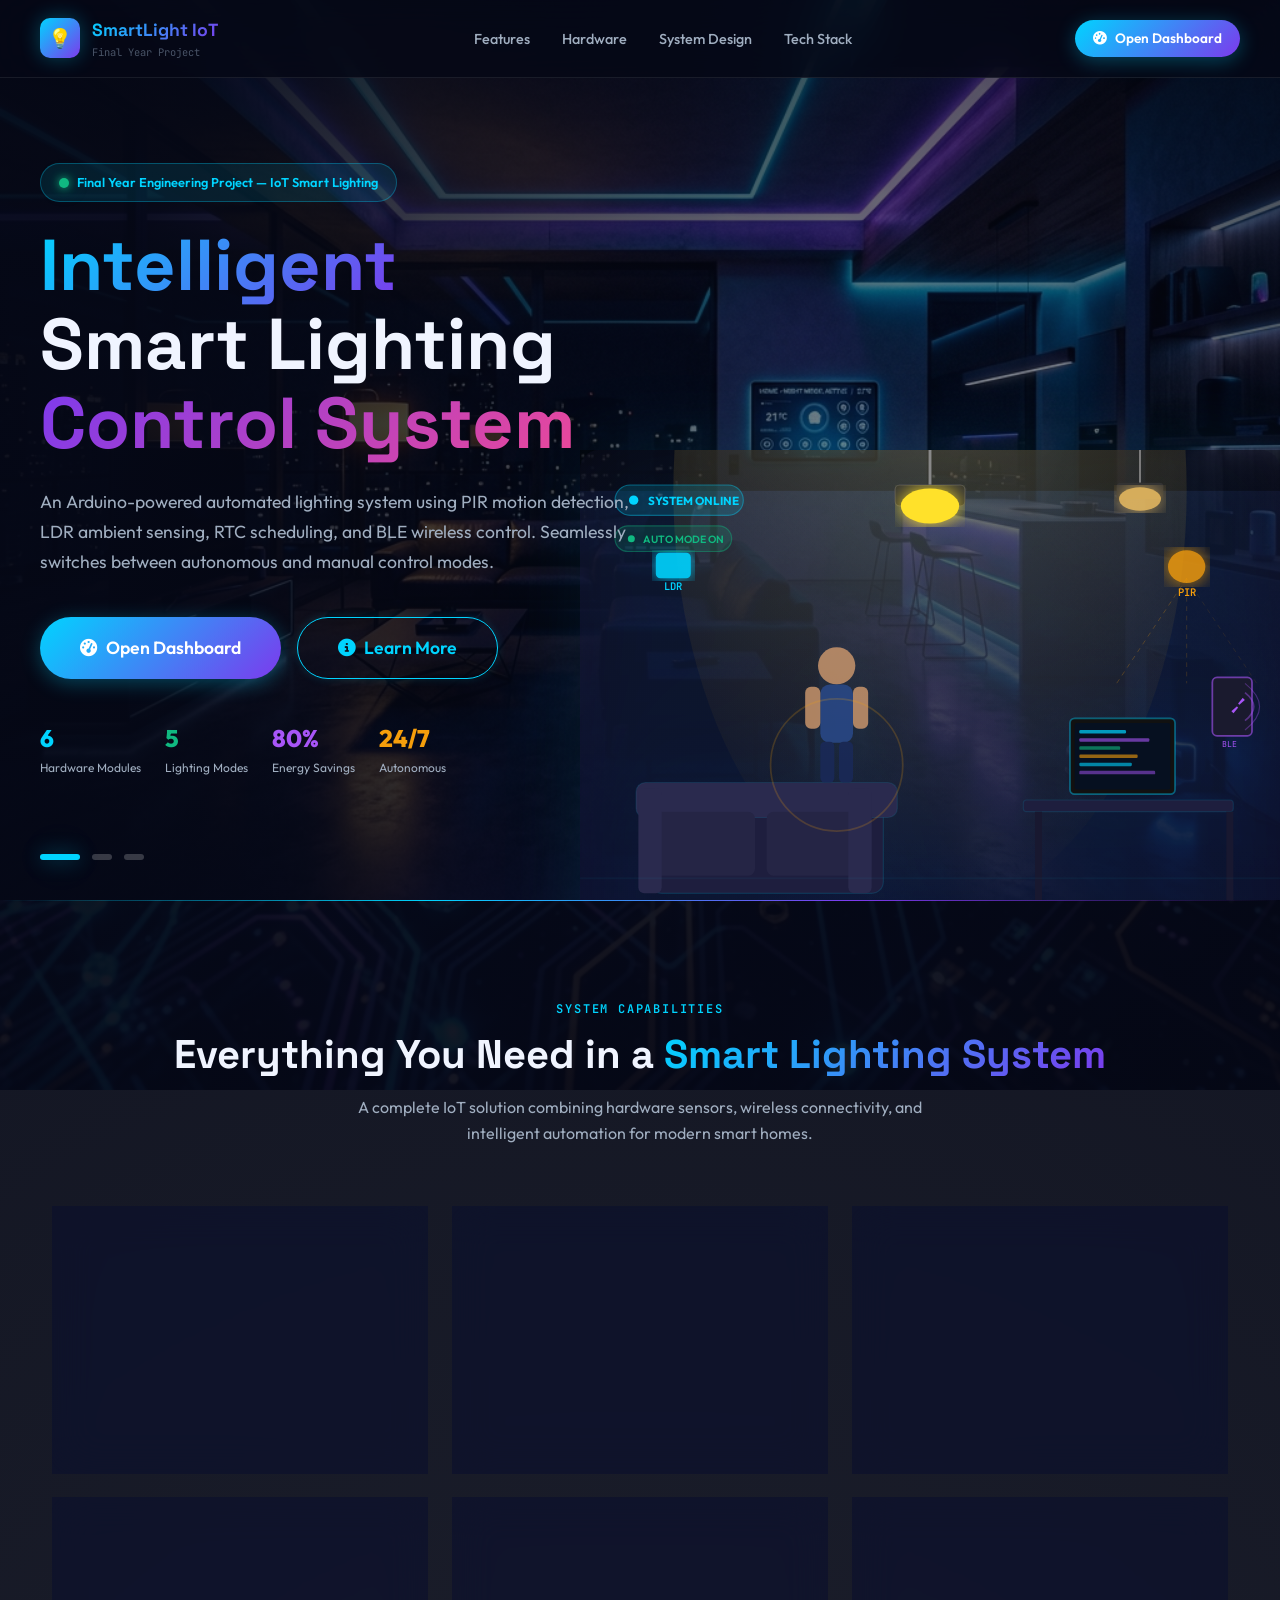
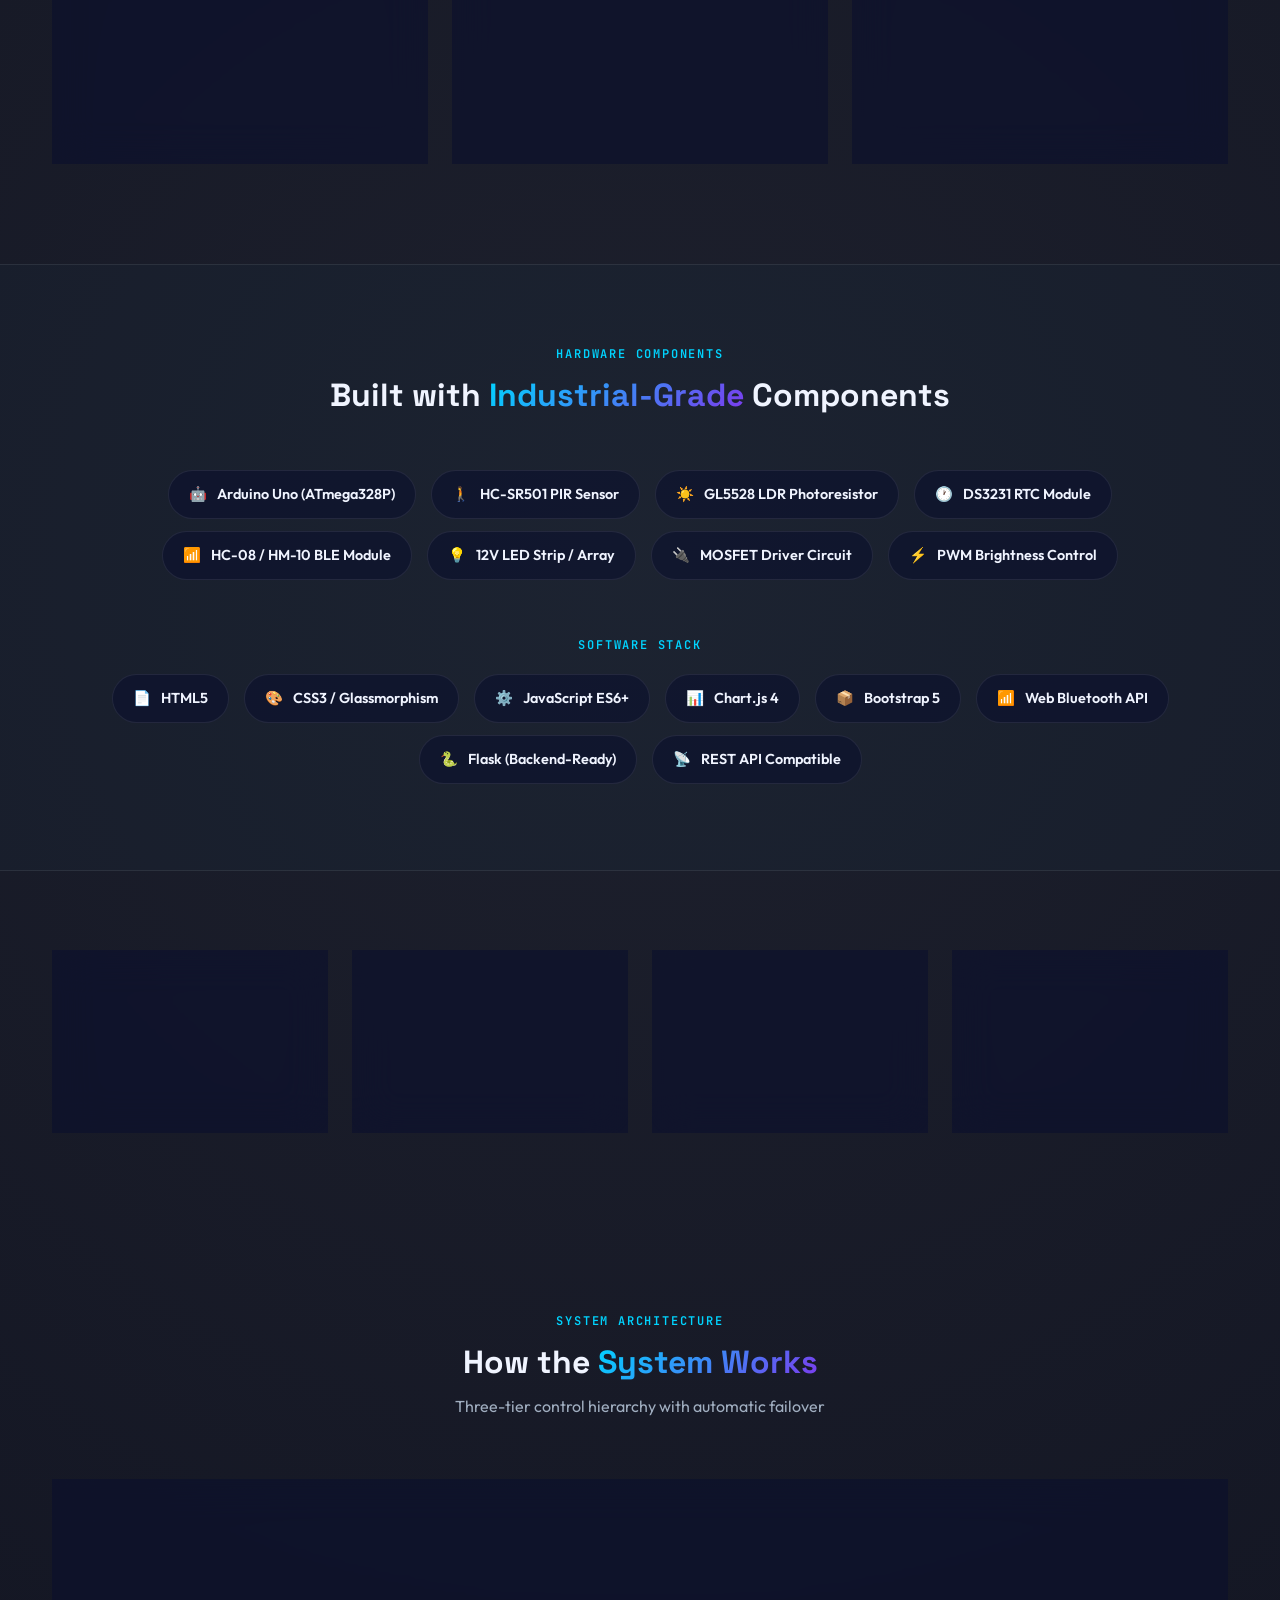
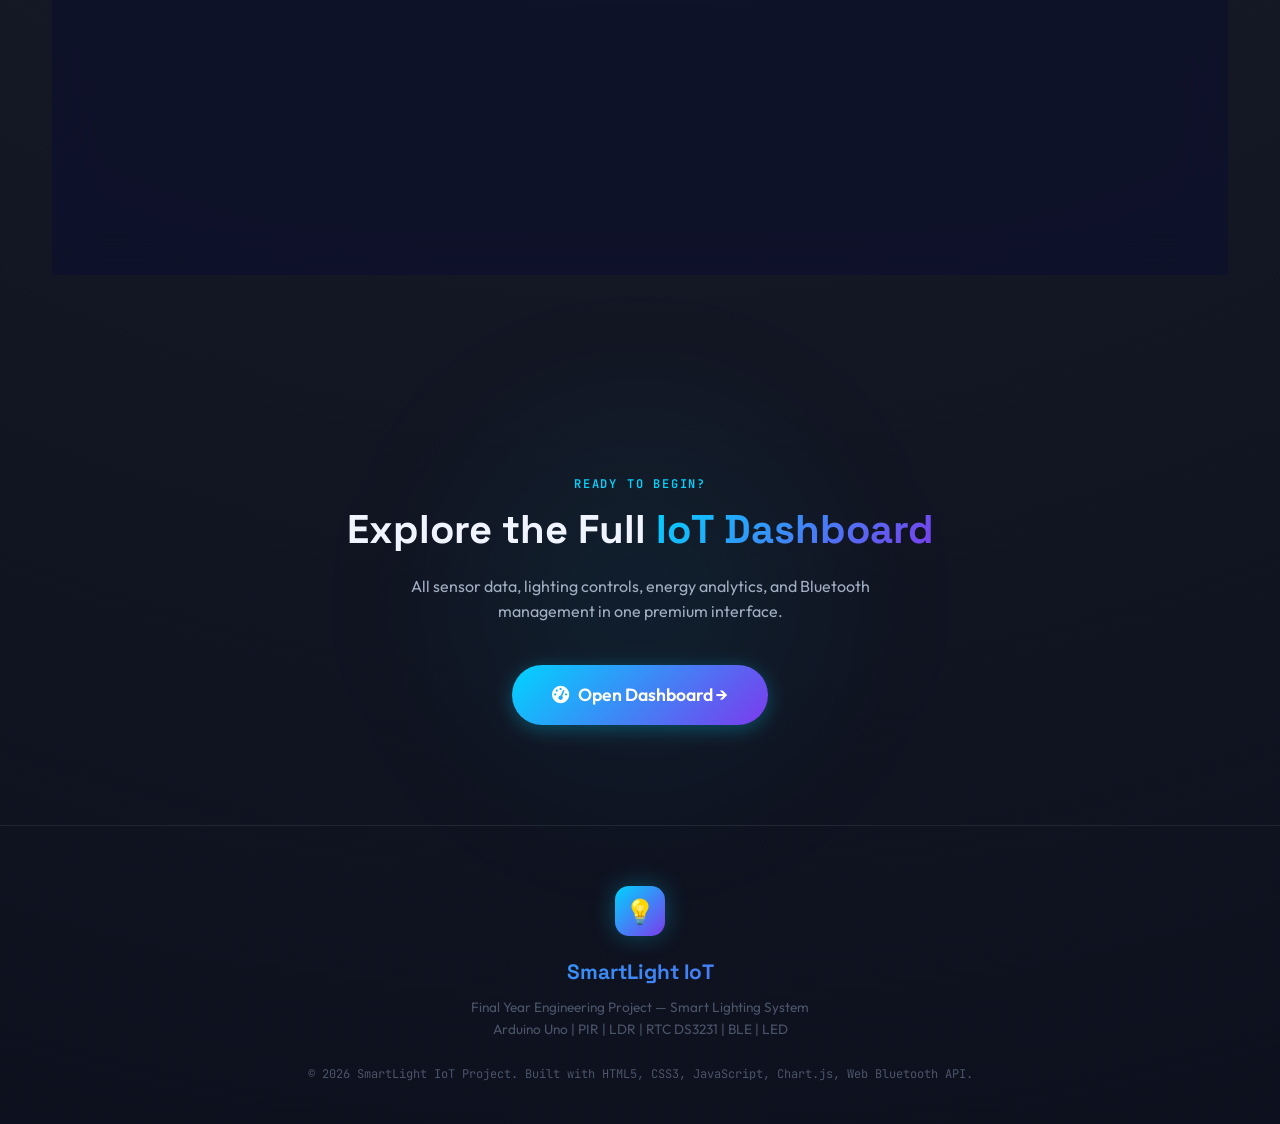
<file: index.html>
<!DOCTYPE html>
<html lang="en">
<head>
  <meta charset="UTF-8"/>
  <meta name="viewport" content="width=device-width, initial-scale=1.0"/>
  <title>SmartLight IoT — Smart Lighting System | Final Year Engineering Project</title>
  <meta name="description" content="Arduino-powered Smart Lighting System with PIR, LDR, RTC, BLE — automated intelligent lighting for smart homes. Final year engineering project dashboard."/>

  <!-- Bootstrap 5 -->
  <link href="https://cdn.jsdelivr.net/npm/bootstrap@5.3.3/dist/css/bootstrap.min.css" rel="stylesheet"/>
  <!-- Font Awesome 6 -->
  <link href="https://cdnjs.cloudflare.com/ajax/libs/font-awesome/6.5.2/css/all.min.css" rel="stylesheet"/>

  <!-- Our Styles -->
  <link rel="stylesheet" href="css/main.css"/>
  <link rel="stylesheet" href="css/animations.css"/>

  <style>
    body { overflow-x: hidden; }

    /* ===== LANDING NAV ===== */
    .landing-nav {
      position: fixed;
      top: 0; left: 0; right: 0;
      z-index: 1000;
      padding: 16px 40px;
      display: flex;
      align-items: center;
      justify-content: space-between;
      background: rgba(5,8,22,0.8);
      backdrop-filter: blur(20px);
      border-bottom: 1px solid var(--border-glass);
      transition: var(--transition);
    }

    .landing-nav.scrolled {
      background: rgba(5,8,22,0.95);
      box-shadow: 0 4px 30px rgba(0,0,0,0.4);
    }

    .nav-logo {
      display: flex;
      align-items: center;
      gap: 12px;
      text-decoration: none;
    }

    .nav-links {
      display: flex;
      align-items: center;
      gap: 32px;
      list-style: none;
      margin: 0;
    }

    .nav-links a {
      color: var(--text-secondary);
      text-decoration: none;
      font-weight: 500;
      font-size: 0.9rem;
      transition: var(--transition);
    }

    .nav-links a:hover { color: var(--accent-blue); }

    /* ===== HERO ===== */
    .hero-section {
      min-height: 100vh;
      display: flex;
      align-items: center;
      position: relative;
      overflow: hidden;
      padding: 100px 40px 60px;
      background: #050816;
    }

    .hero-slider {
      position: absolute;
      inset: 0;
      width: 100%;
      height: 100%;
      z-index: 1;
    }

    .hero-slide {
      position: absolute;
      inset: 0;
      width: 100%;
      height: 100%;
      background-size: cover;
      background-position: center center;
      background-repeat: no-repeat;
      opacity: 0;
      transition: opacity 1.5s cubic-bezier(0.4, 0, 0.2, 1);
    }

    .hero-slide.active {
      opacity: 1;
    }

    .hero-slider-dots {
      position: absolute;
      bottom: 40px;
      left: 40px;
      display: flex;
      gap: 12px;
      z-index: 10;
    }

    .slider-dot {
      width: 20px;
      height: 6px;
      border-radius: 3px;
      background: rgba(255, 255, 255, 0.2);
      cursor: pointer;
      transition: var(--transition);
    }

    .slider-dot.active {
      background: var(--accent-blue);
      box-shadow: var(--shadow-neon-blue);
      width: 40px;
    }

    .hero-content {
      position: relative;
      z-index: 10;
      max-width: 620px;
    }

    .hero-badge {
      display: inline-flex;
      align-items: center;
      gap: 8px;
      padding: 8px 18px;
      border-radius: 50px;
      background: rgba(0,212,255,0.1);
      border: 1px solid rgba(0,212,255,0.3);
      font-size: 0.8rem;
      font-weight: 600;
      color: var(--accent-blue);
      margin-bottom: 24px;
      animation: fadeInDown 0.6s ease;
    }

    .hero-title {
      font-size: clamp(2.5rem, 6vw, 4.5rem);
      font-weight: 900;
      line-height: 1.1;
      margin-bottom: 24px;
      animation: fadeInUp 0.6s ease 0.1s both;
    }

    .hero-subtitle {
      font-size: 1.1rem;
      color: var(--text-secondary);
      line-height: 1.7;
      margin-bottom: 40px;
      animation: fadeInUp 0.6s ease 0.2s both;
    }

    .hero-cta {
      display: flex;
      gap: 16px;
      flex-wrap: wrap;
      animation: fadeInUp 0.6s ease 0.3s both;
    }

    .hero-visual {
      position: absolute;
      right: 0;
      top: 50%;
      transform: translateY(-50%);
      width: 55%;
      max-width: 700px;
      z-index: 5;
      animation: fadeInRight 0.8s ease 0.4s both;
    }

    /* ===== FEATURE CARDS ===== */
    .features-section {
      padding: 100px 40px;
      position: relative;
    }

    .features-section::before {
      content: '';
      position: absolute;
      top: 0; left: 0; right: 0;
      height: 1px;
      background: linear-gradient(90deg, transparent, var(--accent-blue), var(--accent-purple), transparent);
    }

    .section-eyebrow {
      font-family: 'JetBrains Mono', monospace;
      font-size: 0.75rem;
      font-weight: 600;
      letter-spacing: 0.15em;
      text-transform: uppercase;
      color: var(--accent-blue);
      margin-bottom: 12px;
    }

    .feature-card {
      padding: 32px;
      height: 100%;
      transition: var(--transition);
    }

    .feature-card:hover {
      transform: translateY(-6px);
    }

    .feature-icon-wrap {
      width: 64px;
      height: 64px;
      border-radius: 16px;
      display: flex;
      align-items: center;
      justify-content: center;
      font-size: 1.8rem;
      margin-bottom: 20px;
    }

    /* ===== TECH STACK ===== */
    .tech-section {
      padding: 80px 40px;
      background: rgba(0,212,255,0.02);
      border-top: 1px solid var(--border-glass);
      border-bottom: 1px solid var(--border-glass);
    }

    .tech-chip {
      display: inline-flex;
      align-items: center;
      gap: 10px;
      padding: 12px 20px;
      border-radius: 50px;
      background: var(--bg-card);
      border: 1px solid var(--border-glass);
      font-size: 0.9rem;
      font-weight: 600;
      transition: var(--transition);
      margin: 6px;
    }

    .tech-chip:hover {
      border-color: rgba(0,212,255,0.4);
      box-shadow: var(--shadow-neon-blue);
      background: rgba(0,212,255,0.05);
    }

    /* ===== STATS ===== */
    .stats-section {
      padding: 80px 40px;
    }

    .stat-item {
      text-align: center;
      padding: 40px 20px;
    }

    .stat-value {
      font-size: 3rem;
      font-weight: 900;
      font-family: 'Space Grotesk', sans-serif;
      line-height: 1;
      margin-bottom: 8px;
    }

    .stat-label {
      font-size: 0.85rem;
      color: var(--text-secondary);
      text-transform: uppercase;
      letter-spacing: 0.08em;
    }

    /* ===== ARCHITECTURE ===== */
    .arch-section {
      padding: 100px 40px;
    }

    .arch-node {
      display: flex;
      flex-direction: column;
      align-items: center;
      gap: 10px;
      padding: 20px;
      text-align: center;
    }

    .arch-icon {
      width: 60px;
      height: 60px;
      border-radius: 16px;
      display: flex;
      align-items: center;
      justify-content: center;
      font-size: 1.6rem;
    }

    .arch-arrow {
      color: var(--accent-blue);
      font-size: 1.5rem;
      display: flex;
      align-items: center;
    }

    /* ===== FOOTER ===== */
    .landing-footer {
      padding: 60px 40px 40px;
      border-top: 1px solid var(--border-glass);
      text-align: center;
    }

    /* ===== SMART ROOM SVG (landing) ===== */
    .hero-room-svg {
      width: 100%;
      filter: drop-shadow(0 0 40px rgba(0,212,255,0.15));
    }

    @media (max-width: 992px) {
      .hero-visual { display: none; }
      .hero-section { padding: 120px 24px 80px; }
      .hero-content { max-width: 100%; }
      .features-section, .tech-section, .stats-section, .arch-section { padding: 60px 24px; }
      .landing-nav { padding: 16px 24px; }
      .nav-links { display: none; }
    }
  </style>
</head>
<body>

<!-- Particle Background -->
<canvas id="particle-canvas"></canvas>
<div class="grid-bg"></div>

<!-- ==================== NAVIGATION ==================== -->
<nav class="landing-nav" id="landing-nav">
  <a href="index.html" class="nav-logo">
    <div class="logo-icon" style="width:40px;height:40px;border-radius:10px;background:linear-gradient(135deg,#00d4ff,#7c3aed);display:flex;align-items:center;justify-content:center;font-size:1.2rem;box-shadow:0 0 20px rgba(0,212,255,0.3);">💡</div>
    <div>
      <div style="font-family:'Space Grotesk',sans-serif;font-weight:700;font-size:1.1rem;background:linear-gradient(135deg,#00d4ff,#7c3aed);-webkit-background-clip:text;-webkit-text-fill-color:transparent;">SmartLight IoT</div>
      <div style="font-size:0.65rem;color:var(--text-muted);font-family:'JetBrains Mono',monospace;">Final Year Project</div>
    </div>
  </a>

  <ul class="nav-links">
    <li><a href="#features">Features</a></li>
    <li><a href="#hardware">Hardware</a></li>
    <li><a href="#architecture">System Design</a></li>
    <li><a href="#tech">Tech Stack</a></li>
  </ul>

  <a href="dashboard.html" class="btn-neon btn-primary btn-sm">
    <i class="fa-solid fa-gauge-high"></i> Open Dashboard
  </a>
</nav>

<!-- ==================== HERO ==================== -->
<section class="hero-section">
  <!-- Dynamic Background Slider -->
  <div class="hero-slider">
    <div class="hero-slide active" style="background-image: radial-gradient(circle at 75% 50%, rgba(5, 8, 22, 0.45) 0%, rgba(5, 8, 22, 0.95) 80%), url('images/hero_smart_room.png');"></div>
    <div class="hero-slide" style="background-image: radial-gradient(circle at 75% 50%, rgba(5, 8, 22, 0.45) 0%, rgba(5, 8, 22, 0.95) 80%), url('images/hero_smart_room_2.png');"></div>
    <div class="hero-slide" style="background-image: radial-gradient(circle at 75% 50%, rgba(5, 8, 22, 0.45) 0%, rgba(5, 8, 22, 0.95) 80%), url('images/hero_smart_room_3.png');"></div>
  </div>

  <!-- Background Orbs -->
  <div class="hero-orb hero-orb-1"></div>
  <div class="hero-orb hero-orb-2"></div>
  <div class="hero-orb hero-orb-3"></div>

  <!-- Slider Controls -->
  <div class="hero-slider-dots">
    <span class="slider-dot active" onclick="setHeroSlide(0)"></span>
    <span class="slider-dot" onclick="setHeroSlide(1)"></span>
    <span class="slider-dot" onclick="setHeroSlide(2)"></span>
  </div>

  <div class="hero-content">
    <div class="hero-badge">
      <span class="status-dot online"></span>
      Final Year Engineering Project — IoT Smart Lighting
    </div>

    <h1 class="hero-title">
      <span class="gradient-text">Intelligent</span><br/>
      Smart Lighting<br/>
      <span class="gradient-text-purple">Control System</span>
    </h1>

    <p class="hero-subtitle">
      An Arduino-powered automated lighting system using PIR motion detection, LDR ambient sensing, RTC scheduling, and BLE wireless control. Seamlessly switches between autonomous and manual control modes.
    </p>

    <div class="hero-cta">
      <a href="dashboard.html" class="btn-neon btn-primary btn-lg">
        <i class="fa-solid fa-gauge-high"></i> Open Dashboard
      </a>
      <a href="#features" class="btn-neon btn-secondary btn-lg">
        <i class="fa-solid fa-info-circle"></i> Learn More
      </a>
    </div>

    <!-- Mini Stats -->
    <div class="d-flex gap-24 mt-40 flex-wrap">
      <div>
        <div style="font-size:1.5rem;font-weight:800;color:var(--accent-blue);">6</div>
        <div style="font-size:0.75rem;color:var(--text-secondary);">Hardware Modules</div>
      </div>
      <div>
        <div style="font-size:1.5rem;font-weight:800;color:var(--accent-green);">5</div>
        <div style="font-size:0.75rem;color:var(--text-secondary);">Lighting Modes</div>
      </div>
      <div>
        <div style="font-size:1.5rem;font-weight:800;color:var(--accent-violet);">80%</div>
        <div style="font-size:0.75rem;color:var(--text-secondary);">Energy Savings</div>
      </div>
      <div>
        <div style="font-size:1.5rem;font-weight:800;color:var(--accent-yellow);">24/7</div>
        <div style="font-size:0.75rem;color:var(--text-secondary);">Autonomous</div>
      </div>
    </div>
  </div>

  <!-- Hero Visual - Animated Smart Room -->
  <div class="hero-visual">
    <svg viewBox="0 0 600 500" xmlns="http://www.w3.org/2000/svg" class="hero-room-svg">
      <defs>
        <linearGradient id="heroWall" x1="0%" y1="0%" x2="0%" y2="100%">
          <stop offset="0%" style="stop-color:#1a1a3e;stop-opacity:0.4"/>
          <stop offset="100%" style="stop-color:#0d0d2e;stop-opacity:0.75"/>
        </linearGradient>
        <radialGradient id="heroLight" cx="50%" cy="0%" r="100%">
          <stop offset="0%" style="stop-color:#fff8dc;stop-opacity:0.9"/>
          <stop offset="50%" style="stop-color:#ffe87c;stop-opacity:0.3"/>
          <stop offset="100%" style="stop-color:#ffaa00;stop-opacity:0"/>
        </radialGradient>
        <filter id="heroGlow">
          <feGaussianBlur stdDeviation="8" result="blur"/>
          <feMerge><feMergeNode in="blur"/><feMergeNode in="SourceGraphic"/></feMerge>
        </filter>
      </defs>

      <!-- Room -->
      <rect width="600" height="500" fill="url(#heroWall)" rx="16"/>
      <rect x="0" y="390" width="600" height="110" fill="rgba(0,0,0,0.3)"/>
      <line x1="0" y1="390" x2="600" y2="390" stroke="rgba(0,212,255,0.2)" stroke-width="1"/>

      <!-- Ceiling -->
      <rect x="0" y="0" width="600" height="35" fill="rgba(0,0,0,0.4)"/>

      <!-- Light cone -->
      <ellipse cx="300" cy="35" rx="220" ry="360" fill="url(#heroLight)" opacity="0.7">
        <animate attributeName="opacity" values="0.5;0.8;0.5" dur="3s" repeatCount="indefinite"/>
      </ellipse>

      <!-- Pendant light -->
      <line x1="300" y1="0" x2="300" y2="30" stroke="#888" stroke-width="2.5"/>
      <rect x="270" y="30" width="60" height="18" rx="4" fill="#333" stroke="#555" stroke-width="1"/>
      <ellipse cx="300" cy="48" rx="25" ry="15" fill="#ffe87c" filter="url(#heroGlow)">
        <animate attributeName="fill" values="#ffe87c;#ffdd00;#ffe87c" dur="2s" repeatCount="indefinite"/>
      </ellipse>

      <!-- Second light -->
      <line x1="480" y1="0" x2="480" y2="28" stroke="#888" stroke-width="1.5"/>
      <rect x="460" y="28" width="40" height="14" rx="3" fill="#333"/>
      <ellipse cx="480" cy="42" rx="18" ry="10" fill="#ffcc66" opacity="0.8" filter="url(#heroGlow)"/>

      <!-- Sofa -->
      <rect x="60" y="300" width="200" height="80" rx="10" fill="#1e1e3e" stroke="rgba(0,212,255,0.15)" stroke-width="1"/>
      <rect x="48" y="285" width="224" height="30" rx="8" fill="#2a2a4e" stroke="rgba(0,212,255,0.1)"/>
      <rect x="60" y="310" width="90" height="55" rx="6" fill="#252545"/>
      <rect x="160" y="310" width="90" height="55" rx="6" fill="#252545"/>
      <rect x="50" y="290" width="20" height="90" rx="5" fill="#2a2a4e"/>
      <rect x="230" y="290" width="20" height="90" rx="5" fill="#2a2a4e"/>

      <!-- Desk + Monitor -->
      <rect x="380" y="300" width="180" height="10" rx="3" fill="#1e1e3e" stroke="rgba(0,212,255,0.12)"/>
      <rect x="390" y="310" width="6" height="80" fill="#181830"/>
      <rect x="554" y="310" width="6" height="80" fill="#181830"/>
      <rect x="420" y="230" width="90" height="65" rx="4" fill="#111" stroke="rgba(0,212,255,0.4)" stroke-width="1.5"/>
      <rect x="424" y="234" width="82" height="57" rx="2" fill="#061020"/>
      <!-- Screen content -->
      <rect x="428" y="240" width="40" height="3" rx="1" fill="rgba(0,212,255,0.7)"/>
      <rect x="428" y="247" width="60" height="3" rx="1" fill="rgba(168,85,247,0.6)"/>
      <rect x="428" y="254" width="35" height="3" rx="1" fill="rgba(16,185,129,0.6)"/>
      <rect x="428" y="261" width="50" height="3" rx="1" fill="rgba(245,158,11,0.6)"/>
      <rect x="428" y="268" width="45" height="3" rx="1" fill="rgba(0,212,255,0.6)"/>
      <rect x="428" y="275" width="65" height="3" rx="1" fill="rgba(168,85,247,0.5)"/>

      <!-- PIR Sensor -->
      <g transform="translate(520, 100)">
        <ellipse cx="0" cy="0" rx="16" ry="14" fill="#f59e0b" filter="url(#heroGlow)">
          <animate attributeName="opacity" values="0.7;1;0.7" dur="1.5s" repeatCount="indefinite"/>
        </ellipse>
        <text x="0" y="25" text-anchor="middle" fill="#f59e0b" font-size="9" font-family="JetBrains Mono" font-weight="600">PIR</text>
        <!-- Detection lines -->
        <line x1="0" y1="10" x2="-60" y2="100" stroke="#f59e0b" stroke-width="0.7" stroke-dasharray="4,4" opacity="0.3">
          <animate attributeName="opacity" values="0.1;0.4;0.1" dur="2s" repeatCount="indefinite"/>
        </line>
        <line x1="0" y1="10" x2="0" y2="100" stroke="#f59e0b" stroke-width="0.7" stroke-dasharray="4,4" opacity="0.3">
          <animate attributeName="opacity" values="0.1;0.4;0.1" dur="2s" begin="0.3s" repeatCount="indefinite"/>
        </line>
        <line x1="0" y1="10" x2="60" y2="100" stroke="#f59e0b" stroke-width="0.7" stroke-dasharray="4,4" opacity="0.3">
          <animate attributeName="opacity" values="0.1;0.4;0.1" dur="2s" begin="0.6s" repeatCount="indefinite"/>
        </line>
      </g>

      <!-- LDR -->
      <g transform="translate(80, 100)">
        <rect x="-15" y="-12" width="30" height="22" rx="4" fill="#00d4ff" opacity="0.9" filter="url(#heroGlow)"/>
        <text x="0" y="20" text-anchor="middle" fill="#00d4ff" font-size="9" font-family="JetBrains Mono" font-weight="600">LDR</text>
      </g>

      <!-- BLE Module -->
      <g transform="translate(560, 220)">
        <rect x="-18" y="-25" width="34" height="50" rx="4" fill="#1a1a2e" stroke="rgba(168,85,247,0.6)" stroke-width="1.5"/>
        <text x="-2" y="5" fill="#a855f7" font-size="18" font-weight="bold">&#8260;</text>
        <path d="M 10 -12 Q 25 0 10 12" fill="none" stroke="rgba(168,85,247,0.7)" stroke-width="1.5">
          <animate attributeName="opacity" values="0.3;1;0.3" dur="1.5s" repeatCount="indefinite"/>
        </path>
        <path d="M 10 -20 Q 35 0 10 20" fill="none" stroke="rgba(168,85,247,0.5)" stroke-width="1">
          <animate attributeName="opacity" values="0.1;0.7;0.1" dur="1.5s" begin="0.4s" repeatCount="indefinite"/>
        </path>
        <text x="-3" y="35" text-anchor="middle" fill="#a855f7" font-size="7" font-family="JetBrains Mono">BLE</text>
      </g>

      <!-- Arduino -->
      <g transform="translate(180, 400)">
        <rect x="0" y="0" width="90" height="55" rx="4" fill="#006633" stroke="#00aa55" stroke-width="1.5"/>
        <rect x="5" y="5" width="80" height="45" rx="2" fill="#007a3d"/>
        <circle cx="15" cy="40" r="5" fill="#10b981">
          <animate attributeName="fill" values="#10b981;#39ff14;#10b981" dur="1s" repeatCount="indefinite"/>
        </circle>
        <text x="45" y="68" text-anchor="middle" fill="rgba(0,212,255,0.5)" font-size="8" font-family="JetBrains Mono">Arduino Uno</text>
      </g>

      <!-- Person silhouette -->
      <g transform="translate(220, 240)" opacity="0.85">
        <circle cx="0" cy="-55" r="16" fill="#c8956c"/>
        <rect x="-14" y="-39" width="28" height="50" rx="8" fill="#2a4a8a"/>
        <rect x="-14" y="10" width="12" height="35" rx="4" fill="#1a2a5a"/>
        <rect x="2" y="10" width="12" height="35" rx="4" fill="#1a2a5a"/>
        <rect x="-27" y="-37" width="13" height="36" rx="5" fill="#c8956c"/>
        <rect x="14" y="-37" width="13" height="36" rx="5" fill="#c8956c"/>
      </g>

      <!-- Motion rings around person -->
      <circle cx="220" cy="270" r="40" fill="none" stroke="#f59e0b" stroke-width="1.5" opacity="0">
        <animate attributeName="r" values="30;70;30" dur="2s" repeatCount="indefinite"/>
        <animate attributeName="opacity" values="0.6;0;0.6" dur="2s" repeatCount="indefinite"/>
      </circle>

      <!-- Status badges -->
      <rect x="30" y="30" width="110" height="26" rx="13" fill="rgba(0,212,255,0.15)" stroke="rgba(0,212,255,0.4)" stroke-width="1"/>
      <circle cx="46" cy="43" r="4" fill="#00d4ff"/>
      <text x="58" y="47" fill="#00d4ff" font-size="10" font-family="Outfit" font-weight="700">SYSTEM ONLINE</text>

      <rect x="30" y="65" width="100" height="22" rx="11" fill="rgba(16,185,129,0.15)" stroke="rgba(16,185,129,0.4)" stroke-width="1"/>
      <circle cx="44" cy="76" r="3" fill="#10b981"/>
      <text x="54" y="80" fill="#10b981" font-size="9" font-family="Outfit" font-weight="600">AUTO MODE ON</text>

      <!-- Scan line -->
      <rect x="0" y="35" width="600" height="1.5" fill="rgba(0,212,255,0.3)" opacity="0.5">
        <animateTransform attributeName="transform" type="translate" values="0,0;0,355;0,0" dur="5s" repeatCount="indefinite"/>
        <animate attributeName="opacity" values="0.5;0.1;0.5" dur="5s" repeatCount="indefinite"/>
      </rect>
    </svg>
  </div>
</section>

<!-- ==================== FEATURES ==================== -->
<section class="features-section" id="features">
  <div class="container-fluid" style="max-width:1200px;margin:0 auto;">
    <div class="text-center mb-60">
      <div class="section-eyebrow">System Capabilities</div>
      <h2 style="font-size:2.5rem;font-weight:800;margin-bottom:16px;">Everything You Need in a <span class="gradient-text">Smart Lighting System</span></h2>
      <p style="color:var(--text-secondary);font-size:1rem;max-width:600px;margin:0 auto;">A complete IoT solution combining hardware sensors, wireless connectivity, and intelligent automation for modern smart homes.</p>
    </div>

    <div class="row g-4">
      <!-- Feature 1 -->
      <div class="col-md-6 col-lg-4">
        <div class="glass-card feature-card">
          <div class="feature-icon-wrap" style="background:rgba(245,158,11,0.15);">🚶</div>
          <h3 style="font-size:1.1rem;margin-bottom:12px;">PIR Motion Detection</h3>
          <p style="color:var(--text-secondary);font-size:0.88rem;line-height:1.6;">HC-SR501 Fresnel lens sensor detects motion up to 7 meters. Auto-activates lighting when motion is detected in dark conditions.</p>
        </div>
      </div>

      <!-- Feature 2 -->
      <div class="col-md-6 col-lg-4">
        <div class="glass-card feature-card">
          <div class="feature-icon-wrap" style="background:rgba(0,212,255,0.15);">☀️</div>
          <h3 style="font-size:1.1rem;margin-bottom:12px;">LDR Ambient Sensing</h3>
          <p style="color:var(--text-secondary);font-size:0.88rem;line-height:1.6;">GL5528 photoresistor continuously monitors ambient light levels. Prevents unnecessary lighting during daylight hours — saving energy.</p>
        </div>
      </div>

      <!-- Feature 3 -->
      <div class="col-md-6 col-lg-4">
        <div class="glass-card feature-card">
          <div class="feature-icon-wrap" style="background:rgba(124,58,237,0.15);">📶</div>
          <h3 style="font-size:1.1rem;margin-bottom:12px;">BLE Wireless Control</h3>
          <p style="color:var(--text-secondary);font-size:0.88rem;line-height:1.6;">Web Bluetooth API integration for smartphone control. Connect HC-08 or HM-10 BLE module to control LEDs wirelessly from any browser.</p>
        </div>
      </div>

      <!-- Feature 4 -->
      <div class="col-md-6 col-lg-4">
        <div class="glass-card feature-card">
          <div class="feature-icon-wrap" style="background:rgba(16,185,129,0.15);">🤖</div>
          <h3 style="font-size:1.1rem;margin-bottom:12px;">Fail-Safe Automation</h3>
          <p style="color:var(--text-secondary);font-size:0.88rem;line-height:1.6;">Arduino independently operates using PIR, LDR, and RTC even when website or Bluetooth is disconnected. No dependency on internet.</p>
        </div>
      </div>

      <!-- Feature 5 -->
      <div class="col-md-6 col-lg-4">
        <div class="glass-card feature-card">
          <div class="feature-icon-wrap" style="background:rgba(239,68,68,0.12);">🎉</div>
          <h3 style="font-size:1.1rem;margin-bottom:12px;">5 Intelligent Modes</h3>
          <p style="color:var(--text-secondary);font-size:0.88rem;line-height:1.6;">Auto, Sleep (20% dim), Party (LED blink), Reading (80% stable), and Custom mode. Each mode optimized for specific use cases.</p>
        </div>
      </div>

      <!-- Feature 6 -->
      <div class="col-md-6 col-lg-4">
        <div class="glass-card feature-card">
          <div class="feature-icon-wrap" style="background:rgba(245,158,11,0.15);">⚡</div>
          <h3 style="font-size:1.1rem;margin-bottom:12px;">Energy Analytics</h3>
          <p style="color:var(--text-secondary);font-size:0.88rem;line-height:1.6;">Real-time power consumption tracking with Chart.js visualizations. Daily, weekly, and monthly energy usage graphs with savings statistics.</p>
        </div>
      </div>
    </div>
  </div>
</section>

<!-- ==================== HARDWARE ==================== -->
<section class="tech-section" id="hardware">
  <div class="container-fluid" style="max-width:1200px;margin:0 auto;">
    <div class="text-center mb-50">
      <div class="section-eyebrow">Hardware Components</div>
      <h2 style="font-size:2rem;font-weight:800;margin-bottom:12px;">Built with <span class="gradient-text">Industrial-Grade</span> Components</h2>
    </div>

    <div class="text-center">
      <span class="tech-chip"><span>🤖</span> Arduino Uno (ATmega328P)</span>
      <span class="tech-chip"><span>🚶</span> HC-SR501 PIR Sensor</span>
      <span class="tech-chip"><span>☀️</span> GL5528 LDR Photoresistor</span>
      <span class="tech-chip"><span>🕐</span> DS3231 RTC Module</span>
      <span class="tech-chip"><span>📶</span> HC-08 / HM-10 BLE Module</span>
      <span class="tech-chip"><span>💡</span> 12V LED Strip / Array</span>
      <span class="tech-chip"><span>🔌</span> MOSFET Driver Circuit</span>
      <span class="tech-chip"><span>⚡</span> PWM Brightness Control</span>
    </div>

    <div class="neon-divider mt-50"></div>

    <div class="text-center">
      <div class="section-eyebrow">Software Stack</div>
    </div>

    <div class="text-center mt-20">
      <span class="tech-chip"><span>📄</span> HTML5</span>
      <span class="tech-chip"><span>🎨</span> CSS3 / Glassmorphism</span>
      <span class="tech-chip"><span>⚙️</span> JavaScript ES6+</span>
      <span class="tech-chip"><span>📊</span> Chart.js 4</span>
      <span class="tech-chip"><span>📦</span> Bootstrap 5</span>
      <span class="tech-chip"><span>📶</span> Web Bluetooth API</span>
      <span class="tech-chip"><span>🐍</span> Flask (Backend-Ready)</span>
      <span class="tech-chip"><span>📡</span> REST API Compatible</span>
    </div>
  </div>
</section>

<!-- ==================== STATS ==================== -->
<section class="stats-section" id="stats">
  <div class="container-fluid" style="max-width:1200px;margin:0 auto;">
    <div class="row">
      <div class="col-6 col-md-3">
        <div class="glass-card stat-item">
          <div class="stat-value gradient-text">80%</div>
          <div class="stat-label">Energy Savings<br/>vs Incandescent</div>
        </div>
      </div>
      <div class="col-6 col-md-3">
        <div class="glass-card stat-item">
          <div class="stat-value" style="color:var(--accent-blue);">7m</div>
          <div class="stat-label">PIR Detection<br/>Range</div>
        </div>
      </div>
      <div class="col-6 col-md-3">
        <div class="glass-card stat-item">
          <div class="stat-value" style="color:var(--accent-green);">24/7</div>
          <div class="stat-label">Autonomous<br/>Operation</div>
        </div>
      </div>
      <div class="col-6 col-md-3">
        <div class="glass-card stat-item">
          <div class="stat-value" style="color:var(--accent-violet);">5</div>
          <div class="stat-label">Intelligent<br/>Lighting Modes</div>
        </div>
      </div>
    </div>
  </div>
</section>

<!-- ==================== ARCHITECTURE ==================== -->
<section class="arch-section" id="architecture">
  <div class="container-fluid" style="max-width:1200px;margin:0 auto;">
    <div class="text-center mb-60">
      <div class="section-eyebrow">System Architecture</div>
      <h2 style="font-size:2rem;font-weight:800;margin-bottom:12px;">How the <span class="gradient-text">System Works</span></h2>
      <p style="color:var(--text-secondary);">Three-tier control hierarchy with automatic failover</p>
    </div>

    <!-- Architecture Diagram -->
    <div class="glass-card" style="padding:40px;">
      <div style="display:flex;align-items:center;justify-content:center;gap:8px;flex-wrap:wrap;">
        <div class="arch-node">
          <div class="arch-icon" style="background:rgba(0,212,255,0.15);color:var(--accent-blue);">🌐</div>
          <div style="font-weight:600;font-size:0.9rem;">Web App</div>
          <div style="font-size:0.72rem;color:var(--text-muted);">HTML Dashboard</div>
        </div>
        <div class="arch-arrow">→</div>
        <div class="arch-node">
          <div class="arch-icon" style="background:rgba(168,85,247,0.15);color:var(--accent-violet);">📶</div>
          <div style="font-weight:600;font-size:0.9rem;">BLE Module</div>
          <div style="font-size:0.72rem;color:var(--text-muted);">HC-08 / HM-10</div>
        </div>
        <div class="arch-arrow">→</div>
        <div class="arch-node">
          <div class="arch-icon" style="background:rgba(0,170,85,0.15);color:#00aa55;">🤖</div>
          <div style="font-weight:600;font-size:0.9rem;">Arduino Uno</div>
          <div style="font-size:0.72rem;color:var(--text-muted);">ATmega328P</div>
        </div>
        <div class="arch-arrow">→</div>
        <div class="arch-node">
          <div class="arch-icon" style="background:rgba(245,158,11,0.15);color:var(--accent-yellow);">💡</div>
          <div style="font-weight:600;font-size:0.9rem;">LED Array</div>
          <div style="font-size:0.72rem;color:var(--text-muted);">PWM 12V</div>
        </div>
      </div>

      <!-- Sensor inputs -->
      <div class="neon-divider"></div>
      <div style="display:flex;justify-content:center;gap:40px;flex-wrap:wrap;">
        <div style="text-align:center;">
          <div style="font-size:1.8rem;margin-bottom:6px;">🚶</div>
          <div style="font-size:0.8rem;font-weight:600;">PIR (D2)</div>
          <div style="font-size:0.7rem;color:var(--text-muted);">Motion Detection</div>
        </div>
        <div style="text-align:center;">
          <div style="font-size:1.8rem;margin-bottom:6px;">☀️</div>
          <div style="font-size:0.8rem;font-weight:600;">LDR (A0)</div>
          <div style="font-size:0.7rem;color:var(--text-muted);">Light Level</div>
        </div>
        <div style="text-align:center;">
          <div style="font-size:1.8rem;margin-bottom:6px;">🕐</div>
          <div style="font-size:0.8rem;font-weight:600;">RTC (I²C)</div>
          <div style="font-size:0.7rem;color:var(--text-muted);">Time Scheduling</div>
        </div>
      </div>
      <div style="text-align:center;margin-top:20px;padding-top:20px;border-top:1px solid var(--border-glass);">
        <div style="font-size:0.8rem;color:var(--text-secondary);">All three sensors connect to Arduino which drives the LED via MOSFET PWM on Pin D9</div>
      </div>
    </div>
  </div>
</section>

<!-- ==================== CTA ==================== -->
<section style="padding:100px 40px;text-align:center;position:relative;">
  <div class="hero-orb" style="width:400px;height:400px;background:radial-gradient(circle,rgba(0,212,255,0.08),transparent);top:50%;left:50%;transform:translate(-50%,-50%);animation:floatSlow 6s ease-in-out infinite;"></div>
  <div style="position:relative;z-index:2;">
    <div class="section-eyebrow">Ready to Begin?</div>
    <h2 style="font-size:2.5rem;font-weight:800;margin-bottom:20px;">Explore the Full <span class="gradient-text">IoT Dashboard</span></h2>
    <p style="color:var(--text-secondary);margin-bottom:40px;max-width:500px;margin-left:auto;margin-right:auto;">All sensor data, lighting controls, energy analytics, and Bluetooth management in one premium interface.</p>
    <a href="dashboard.html" class="btn-neon btn-primary btn-lg">
      <i class="fa-solid fa-gauge-high"></i> Open Dashboard →
    </a>
  </div>
</section>

<!-- ==================== FOOTER ==================== -->
<footer class="landing-footer">
  <div class="logo-icon" style="width:50px;height:50px;border-radius:14px;background:linear-gradient(135deg,#00d4ff,#7c3aed);display:flex;align-items:center;justify-content:center;font-size:1.5rem;box-shadow:0 0 25px rgba(0,212,255,0.3);margin:0 auto 20px;">💡</div>
  <div style="font-family:'Space Grotesk',sans-serif;font-size:1.3rem;font-weight:700;background:linear-gradient(135deg,#00d4ff,#7c3aed);-webkit-background-clip:text;-webkit-text-fill-color:transparent;margin-bottom:8px;">SmartLight IoT</div>
  <div style="color:var(--text-muted);font-size:0.85rem;margin-bottom:24px;">Final Year Engineering Project — Smart Lighting System<br/>Arduino Uno | PIR | LDR | RTC DS3231 | BLE | LED</div>
  <div style="color:var(--text-muted);font-size:0.75rem;font-family:'JetBrains Mono',monospace;">© 2026 SmartLight IoT Project. Built with HTML5, CSS3, JavaScript, Chart.js, Web Bluetooth API.</div>
</footer>

<script src="js/particles.js"></script>
<script>
  document.addEventListener('DOMContentLoaded', () => {
    Particles.init();

    // Nav scroll effect
    window.addEventListener('scroll', () => {
      const nav = document.getElementById('landing-nav');
      nav.classList.toggle('scrolled', window.scrollY > 50);
    });

    // Hero Background Slider
    let currentSlide = 0;
    const slides = document.querySelectorAll('.hero-slide');
    const dots = document.querySelectorAll('.slider-dot');
    let sliderInterval;

    window.setHeroSlide = function(index) {
      clearInterval(sliderInterval);
      
      slides[currentSlide].classList.remove('active');
      dots[currentSlide].classList.remove('active');
      
      currentSlide = index;
      
      slides[currentSlide].classList.add('active');
      dots[currentSlide].classList.add('active');
      
      startSlider();
    };

    function startSlider() {
      sliderInterval = setInterval(() => {
        let nextSlide = (currentSlide + 1) % slides.length;
        setHeroSlide(nextSlide);
      }, 6000); // Swap every 6 seconds
    }

    startSlider();
  });
</script>
</body>
</html>
</file>
<file: css/main.css>
@import url('https://fonts.googleapis.com/css2?family=Outfit:wght@300;400;500;600;700;800;900&family=Space+Grotesk:wght@300;400;500;600;700&family=JetBrains+Mono:wght@400;500;600&display=swap');

/* ===========================
   CSS VARIABLES / DESIGN TOKENS
   =========================== */
:root {
  --bg-primary: #050816;
  --bg-secondary: #0a0f2e;
  --bg-tertiary: #0d1540;
  --bg-card: rgba(10, 15, 46, 0.6);
  --bg-glass: rgba(255, 255, 255, 0.03);
  --bg-glass-hover: rgba(255, 255, 255, 0.06);

  --accent-blue: #00d4ff;
  --accent-purple: #7c3aed;
  --accent-violet: #a855f7;
  --accent-pink: #ec4899;
  --accent-cyan: #06b6d4;
  --accent-green: #10b981;
  --accent-yellow: #f59e0b;
  --accent-orange: #f97316;
  --accent-red: #ef4444;

  --neon-blue: #00d4ff;
  --neon-purple: #bf00ff;
  --neon-green: #39ff14;
  --neon-pink: #ff006e;
  --neon-yellow: #ffff00;

  --text-primary: #f0f4ff;
  --text-secondary: #a0aec0;
  --text-muted: #4a5568;
  --text-accent: #00d4ff;

  --border-glass: rgba(255, 255, 255, 0.08);
  --border-glow: rgba(0, 212, 255, 0.3);

  --shadow-sm: 0 2px 8px rgba(0, 0, 0, 0.4);
  --shadow-md: 0 8px 32px rgba(0, 0, 0, 0.5);
  --shadow-lg: 0 20px 60px rgba(0, 0, 0, 0.7);
  --shadow-neon-blue: 0 0 20px rgba(0, 212, 255, 0.4), 0 0 60px rgba(0, 212, 255, 0.15);
  --shadow-neon-purple: 0 0 20px rgba(168, 85, 247, 0.4), 0 0 60px rgba(168, 85, 247, 0.15);
  --shadow-neon-green: 0 0 20px rgba(16, 185, 129, 0.4), 0 0 60px rgba(16, 185, 129, 0.15);

  --gradient-hero: linear-gradient(135deg, #050816 0%, #0a0f2e 40%, #1a0533 100%);
  --gradient-blue-purple: linear-gradient(135deg, #00d4ff, #7c3aed);
  --gradient-purple-pink: linear-gradient(135deg, #7c3aed, #ec4899);
  --gradient-green-blue: linear-gradient(135deg, #10b981, #00d4ff);

  --sidebar-width: 260px;
  --header-height: 70px;
  --border-radius: 16px;
  --border-radius-sm: 10px;
  --border-radius-lg: 24px;
  --transition: all 0.3s cubic-bezier(0.4, 0, 0.2, 1);
  --transition-slow: all 0.6s cubic-bezier(0.4, 0, 0.2, 1);
}

/* ===========================
   RESET & BASE
   =========================== */
*, *::before, *::after {
  margin: 0;
  padding: 0;
  box-sizing: border-box;
}

html {
  scroll-behavior: smooth;
  font-size: 16px;
}

body {
  font-family: 'Outfit', sans-serif;
  background: radial-gradient(circle at 50% 50%, rgba(5, 8, 22, 0.90) 0%, rgba(5, 8, 22, 0.97) 100%), url('../images/tech_circuit_bg.png') no-repeat center center fixed;
  background-size: cover;
  color: var(--text-primary);
  min-height: 100vh;
  overflow-x: hidden;
  line-height: 1.6;
}

::-webkit-scrollbar {
  width: 6px;
  height: 6px;
}
::-webkit-scrollbar-track { background: var(--bg-primary); }
::-webkit-scrollbar-thumb {
  background: linear-gradient(var(--accent-purple), var(--accent-blue));
  border-radius: 3px;
}

/* ===========================
   TYPOGRAPHY
   =========================== */
h1, h2, h3, h4, h5, h6 {
  font-family: 'Space Grotesk', sans-serif;
  font-weight: 700;
  line-height: 1.2;
}

.mono { font-family: 'JetBrains Mono', monospace; }

.gradient-text {
  background: var(--gradient-blue-purple);
  -webkit-background-clip: text;
  -webkit-text-fill-color: transparent;
  background-clip: text;
}

.gradient-text-purple {
  background: var(--gradient-purple-pink);
  -webkit-background-clip: text;
  -webkit-text-fill-color: transparent;
  background-clip: text;
}

.neon-text-blue {
  color: var(--neon-blue);
  text-shadow: 0 0 10px var(--neon-blue), 0 0 30px rgba(0, 212, 255, 0.5);
}

.neon-text-purple {
  color: var(--accent-violet);
  text-shadow: 0 0 10px var(--accent-violet), 0 0 30px rgba(168, 85, 247, 0.5);
}

/* ===========================
   GLASSMORPHISM CARDS
   =========================== */
.glass-card {
  background: var(--bg-card);
  backdrop-filter: blur(20px);
  -webkit-backdrop-filter: blur(20px);
  border: 1px solid var(--border-glass);
  border-radius: var(--border-radius);
  transition: var(--transition);
  position: relative;
  overflow: hidden;
}

.glass-card::before {
  content: '';
  position: absolute;
  top: 0; left: 0; right: 0;
  height: 1px;
  background: linear-gradient(90deg, transparent, rgba(255,255,255,0.15), transparent);
}

.glass-card:hover {
  background: var(--bg-glass-hover);
  border-color: rgba(0, 212, 255, 0.2);
  transform: translateY(-2px);
  box-shadow: var(--shadow-neon-blue);
}

.glass-panel {
  background: rgba(10, 15, 46, 0.7);
  backdrop-filter: blur(30px);
  -webkit-backdrop-filter: blur(30px);
  border: 1px solid var(--border-glass);
  border-radius: var(--border-radius-lg);
}

/* ===========================
   NEON BUTTONS
   =========================== */
.btn-neon {
  display: inline-flex;
  align-items: center;
  gap: 8px;
  padding: 12px 28px;
  border: none;
  border-radius: 50px;
  font-family: 'Outfit', sans-serif;
  font-weight: 600;
  font-size: 0.95rem;
  cursor: pointer;
  transition: var(--transition);
  position: relative;
  overflow: hidden;
  text-decoration: none;
  white-space: nowrap;
}

.btn-neon::before {
  content: '';
  position: absolute;
  inset: 0;
  border-radius: 50px;
  opacity: 0;
  transition: opacity 0.3s;
}

.btn-neon:hover::before { opacity: 1; }

.btn-primary {
  background: var(--gradient-blue-purple);
  color: white;
  box-shadow: 0 4px 20px rgba(0, 212, 255, 0.3);
}
.btn-primary:hover {
  box-shadow: 0 8px 40px rgba(0, 212, 255, 0.5), 0 0 20px rgba(124, 58, 237, 0.3);
  transform: translateY(-2px) scale(1.02);
}

.btn-secondary {
  background: transparent;
  color: var(--accent-blue);
  border: 1px solid var(--accent-blue);
  box-shadow: 0 0 10px rgba(0, 212, 255, 0.15);
}
.btn-secondary:hover {
  background: rgba(0, 212, 255, 0.1);
  box-shadow: var(--shadow-neon-blue);
  transform: translateY(-2px);
}

.btn-danger {
  background: linear-gradient(135deg, #ef4444, #dc2626);
  color: white;
  box-shadow: 0 4px 20px rgba(239, 68, 68, 0.3);
}
.btn-danger:hover {
  box-shadow: 0 8px 40px rgba(239, 68, 68, 0.5);
  transform: translateY(-2px);
}

.btn-success {
  background: linear-gradient(135deg, #10b981, #059669);
  color: white;
  box-shadow: 0 4px 20px rgba(16, 185, 129, 0.3);
}
.btn-success:hover {
  box-shadow: 0 8px 40px rgba(16, 185, 129, 0.5);
  transform: translateY(-2px);
}

.btn-warning {
  background: linear-gradient(135deg, #f59e0b, #d97706);
  color: #000;
  box-shadow: 0 4px 20px rgba(245, 158, 11, 0.3);
}
.btn-warning:hover {
  box-shadow: 0 8px 40px rgba(245, 158, 11, 0.5);
  transform: translateY(-2px);
}

.btn-party {
  background: linear-gradient(135deg, #ff006e, #8338ec, #3a86ff);
  color: white;
  box-shadow: 0 4px 20px rgba(131, 56, 236, 0.4);
  animation: partyBtnGlow 2s infinite;
}

.btn-sm { padding: 8px 18px; font-size: 0.85rem; }
.btn-lg { padding: 16px 40px; font-size: 1.1rem; }

/* ===========================
   SIDEBAR
   =========================== */
.sidebar {
  position: fixed;
  left: 0;
  top: 0;
  bottom: 0;
  width: var(--sidebar-width);
  background: rgba(5, 8, 22, 0.95);
  backdrop-filter: blur(30px);
  border-right: 1px solid var(--border-glass);
  z-index: 1000;
  display: flex;
  flex-direction: column;
  transition: var(--transition);
  overflow: hidden;
}

.sidebar::before {
  content: '';
  position: absolute;
  top: 0; right: 0;
  width: 1px;
  height: 100%;
  background: linear-gradient(to bottom, transparent, var(--accent-blue), var(--accent-purple), transparent);
  opacity: 0.5;
}

.sidebar-logo {
  padding: 24px 20px;
  border-bottom: 1px solid var(--border-glass);
  display: flex;
  align-items: center;
  gap: 12px;
}

.logo-icon {
  width: 44px;
  height: 44px;
  background: var(--gradient-blue-purple);
  border-radius: 12px;
  display: flex;
  align-items: center;
  justify-content: center;
  font-size: 1.4rem;
  box-shadow: var(--shadow-neon-blue);
  flex-shrink: 0;
}

.logo-text {
  font-family: 'Space Grotesk', sans-serif;
  font-size: 1.1rem;
  font-weight: 700;
  line-height: 1.2;
}

.logo-sub {
  font-size: 0.7rem;
  color: var(--text-secondary);
  font-weight: 400;
  font-family: 'JetBrains Mono', monospace;
  letter-spacing: 0.05em;
}

.sidebar-nav {
  flex: 1;
  padding: 16px 12px;
  overflow-y: auto;
}

.nav-section-label {
  font-size: 0.65rem;
  font-weight: 600;
  letter-spacing: 0.1em;
  text-transform: uppercase;
  color: var(--text-muted);
  padding: 12px 10px 6px;
}

.nav-item {
  display: flex;
  align-items: center;
  gap: 12px;
  padding: 12px 14px;
  border-radius: 12px;
  cursor: pointer;
  transition: var(--transition);
  color: var(--text-secondary);
  font-weight: 500;
  font-size: 0.9rem;
  position: relative;
  margin-bottom: 2px;
  text-decoration: none;
}

.nav-item:hover {
  background: rgba(0, 212, 255, 0.08);
  color: var(--text-primary);
}

.nav-item.active {
  background: linear-gradient(135deg, rgba(0, 212, 255, 0.15), rgba(124, 58, 237, 0.15));
  color: var(--accent-blue);
  border: 1px solid rgba(0, 212, 255, 0.2);
}

.nav-item.active .nav-icon {
  color: var(--accent-blue);
  filter: drop-shadow(0 0 6px var(--accent-blue));
}

.nav-item.active::before {
  content: '';
  position: absolute;
  left: 0;
  top: 50%;
  transform: translateY(-50%);
  width: 3px;
  height: 70%;
  background: var(--gradient-blue-purple);
  border-radius: 0 2px 2px 0;
}

.nav-icon {
  width: 20px;
  text-align: center;
  font-size: 1rem;
  flex-shrink: 0;
}

.nav-badge {
  margin-left: auto;
  background: var(--accent-red);
  color: white;
  font-size: 0.65rem;
  font-weight: 700;
  padding: 2px 7px;
  border-radius: 10px;
  min-width: 20px;
  text-align: center;
}

.sidebar-footer {
  padding: 16px;
  border-top: 1px solid var(--border-glass);
}

.connection-status-sidebar {
  display: flex;
  align-items: center;
  gap: 10px;
  padding: 10px 12px;
  background: var(--bg-glass);
  border-radius: 10px;
  border: 1px solid var(--border-glass);
  font-size: 0.8rem;
}

/* ===========================
   MAIN LAYOUT
   =========================== */
.app-layout {
  display: flex;
  min-height: 100vh;
}

.main-content {
  margin-left: var(--sidebar-width);
  flex: 1;
  min-height: 100vh;
  display: flex;
  flex-direction: column;
}

.top-header {
  height: var(--header-height);
  background: rgba(5, 8, 22, 0.8);
  backdrop-filter: blur(20px);
  border-bottom: 1px solid var(--border-glass);
  display: flex;
  align-items: center;
  padding: 0 28px;
  position: sticky;
  top: 0;
  z-index: 100;
  gap: 16px;
}

.header-title {
  font-size: 1.3rem;
  font-weight: 700;
  flex: 1;
}

.header-subtitle {
  font-size: 0.75rem;
  color: var(--text-secondary);
  font-family: 'JetBrains Mono', monospace;
}

.header-actions {
  display: flex;
  align-items: center;
  gap: 12px;
}

.header-btn {
  width: 40px;
  height: 40px;
  border-radius: 10px;
  background: var(--bg-glass);
  border: 1px solid var(--border-glass);
  color: var(--text-secondary);
  display: flex;
  align-items: center;
  justify-content: center;
  cursor: pointer;
  transition: var(--transition);
  font-size: 1rem;
}

.header-btn:hover {
  background: rgba(0, 212, 255, 0.1);
  color: var(--accent-blue);
  border-color: rgba(0, 212, 255, 0.3);
}

.rtc-display {
  font-family: 'JetBrains Mono', monospace;
  font-size: 0.85rem;
  color: var(--accent-blue);
  background: rgba(0, 212, 255, 0.08);
  border: 1px solid rgba(0, 212, 255, 0.2);
  padding: 6px 14px;
  border-radius: 8px;
  text-shadow: 0 0 8px var(--accent-blue);
}

.page-content {
  flex: 1;
  padding: 28px;
  overflow-y: auto;
}

/* ===========================
   PAGE SECTIONS
   =========================== */
.section-header {
  margin-bottom: 28px;
}

.section-title {
  font-size: 1.6rem;
  font-weight: 700;
  margin-bottom: 6px;
}

.section-subtitle {
  color: var(--text-secondary);
  font-size: 0.9rem;
}

.page-section {
  display: none;
}

.page-section.active {
  display: block;
  animation: fadeInUp 0.4s ease;
}

/* ===========================
   KPI / STAT CARDS
   =========================== */
.kpi-grid {
  display: grid;
  grid-template-columns: repeat(auto-fit, minmax(200px, 1fr));
  gap: 20px;
  margin-bottom: 28px;
}

.kpi-card {
  padding: 24px;
  position: relative;
  overflow: hidden;
}

.kpi-card::after {
  content: '';
  position: absolute;
  top: -30%;
  right: -20%;
  width: 80px;
  height: 80px;
  border-radius: 50%;
  opacity: 0.08;
  filter: blur(20px);
  transition: var(--transition);
}

.kpi-card:hover::after { opacity: 0.15; transform: scale(1.3); }

.kpi-card.blue::after { background: var(--accent-blue); }
.kpi-card.purple::after { background: var(--accent-purple); }
.kpi-card.green::after { background: var(--accent-green); }
.kpi-card.yellow::after { background: var(--accent-yellow); }
.kpi-card.pink::after { background: var(--accent-pink); }
.kpi-card.orange::after { background: var(--accent-orange); }

.kpi-icon {
  width: 48px;
  height: 48px;
  border-radius: 12px;
  display: flex;
  align-items: center;
  justify-content: center;
  font-size: 1.3rem;
  margin-bottom: 16px;
}

.kpi-icon.blue { background: rgba(0, 212, 255, 0.15); color: var(--accent-blue); box-shadow: 0 0 15px rgba(0, 212, 255, 0.2); }
.kpi-icon.purple { background: rgba(124, 58, 237, 0.15); color: var(--accent-violet); box-shadow: 0 0 15px rgba(168, 85, 247, 0.2); }
.kpi-icon.green { background: rgba(16, 185, 129, 0.15); color: var(--accent-green); box-shadow: 0 0 15px rgba(16, 185, 129, 0.2); }
.kpi-icon.yellow { background: rgba(245, 158, 11, 0.15); color: var(--accent-yellow); box-shadow: 0 0 15px rgba(245, 158, 11, 0.2); }
.kpi-icon.pink { background: rgba(236, 72, 153, 0.15); color: var(--accent-pink); box-shadow: 0 0 15px rgba(236, 72, 153, 0.2); }
.kpi-icon.orange { background: rgba(249, 115, 22, 0.15); color: var(--accent-orange); box-shadow: 0 0 15px rgba(249, 115, 22, 0.2); }

.kpi-value {
  font-size: 1.8rem;
  font-weight: 800;
  line-height: 1;
  margin-bottom: 6px;
  font-family: 'Space Grotesk', sans-serif;
}

.kpi-label {
  font-size: 0.8rem;
  color: var(--text-secondary);
  font-weight: 500;
  text-transform: uppercase;
  letter-spacing: 0.05em;
}

.kpi-change {
  font-size: 0.75rem;
  margin-top: 8px;
  display: flex;
  align-items: center;
  gap: 4px;
}

.kpi-change.positive { color: var(--accent-green); }
.kpi-change.negative { color: var(--accent-red); }

/* ===========================
   STATUS INDICATORS
   =========================== */
.status-dot {
  width: 10px;
  height: 10px;
  border-radius: 50%;
  display: inline-block;
  flex-shrink: 0;
}

.status-dot.online { background: var(--accent-green); box-shadow: 0 0 8px var(--accent-green), 0 0 20px rgba(16, 185, 129, 0.4); animation: pulse-green 2s infinite; }
.status-dot.offline { background: var(--accent-red); box-shadow: 0 0 8px var(--accent-red); }
.status-dot.warning { background: var(--accent-yellow); box-shadow: 0 0 8px var(--accent-yellow); animation: pulse-yellow 2s infinite; }
.status-dot.blue { background: var(--accent-blue); box-shadow: 0 0 8px var(--accent-blue); animation: pulse-blue 2s infinite; }

/* ===========================
   SLIDERS
   =========================== */
.slider-container {
  position: relative;
}

input[type="range"] {
  -webkit-appearance: none;
  width: 100%;
  height: 6px;
  border-radius: 3px;
  background: rgba(255,255,255,0.1);
  outline: none;
  cursor: pointer;
}

input[type="range"]::-webkit-slider-thumb {
  -webkit-appearance: none;
  width: 22px;
  height: 22px;
  border-radius: 50%;
  background: var(--gradient-blue-purple);
  cursor: pointer;
  box-shadow: 0 0 10px rgba(0, 212, 255, 0.5);
  transition: var(--transition);
}

input[type="range"]::-webkit-slider-thumb:hover {
  transform: scale(1.2);
  box-shadow: 0 0 20px rgba(0, 212, 255, 0.7);
}

.slider-track-fill {
  position: absolute;
  left: 0;
  top: 50%;
  transform: translateY(-50%);
  height: 6px;
  border-radius: 3px;
  background: var(--gradient-blue-purple);
  pointer-events: none;
  box-shadow: 0 0 8px rgba(0, 212, 255, 0.4);
  transition: width 0.1s;
}

/* ===========================
   TOGGLE SWITCH
   =========================== */
.toggle-switch {
  position: relative;
  width: 60px;
  height: 30px;
  flex-shrink: 0;
}

.toggle-switch input {
  opacity: 0;
  width: 0;
  height: 0;
  position: absolute;
}

.toggle-slider {
  position: absolute;
  cursor: pointer;
  inset: 0;
  background: rgba(255,255,255,0.1);
  border-radius: 30px;
  border: 1px solid var(--border-glass);
  transition: var(--transition);
}

.toggle-slider::before {
  content: '';
  position: absolute;
  width: 22px;
  height: 22px;
  left: 3px;
  top: 3px;
  background: white;
  border-radius: 50%;
  transition: var(--transition);
}

input:checked + .toggle-slider {
  background: var(--gradient-blue-purple);
  border-color: var(--accent-blue);
  box-shadow: 0 0 15px rgba(0, 212, 255, 0.4);
}

input:checked + .toggle-slider::before {
  transform: translateX(30px);
}

/* ===========================
   PROGRESS CIRCLES
   =========================== */
.progress-circle-container {
  position: relative;
  display: inline-flex;
  align-items: center;
  justify-content: center;
}

.progress-circle-container svg {
  transform: rotate(-90deg);
}

.progress-circle-value {
  position: absolute;
  text-align: center;
}

/* ===========================
   CHARTS
   =========================== */
.chart-container {
  position: relative;
  border-radius: var(--border-radius);
}

/* ===========================
   DEVICE LIST
   =========================== */
.device-item {
  display: flex;
  align-items: center;
  gap: 16px;
  padding: 16px 20px;
  background: var(--bg-glass);
  border: 1px solid var(--border-glass);
  border-radius: 12px;
  margin-bottom: 10px;
  transition: var(--transition);
  cursor: pointer;
}

.device-item:hover {
  background: var(--bg-glass-hover);
  border-color: rgba(0, 212, 255, 0.2);
}

.device-item.connected {
  border-color: rgba(16, 185, 129, 0.4);
  background: rgba(16, 185, 129, 0.05);
}

.device-icon {
  width: 46px;
  height: 46px;
  border-radius: 12px;
  display: flex;
  align-items: center;
  justify-content: center;
  font-size: 1.2rem;
  flex-shrink: 0;
}

.device-info { flex: 1; min-width: 0; }
.device-name { font-weight: 600; font-size: 0.95rem; }
.device-mac { font-size: 0.75rem; color: var(--text-secondary); font-family: 'JetBrains Mono', monospace; }

/* ===========================
   LOG / NOTIFICATION ITEMS
   =========================== */
.log-item {
  display: flex;
  align-items: flex-start;
  gap: 12px;
  padding: 12px 0;
  border-bottom: 1px solid var(--border-glass);
}

.log-item:last-child { border-bottom: none; }

.log-icon {
  width: 32px;
  height: 32px;
  border-radius: 8px;
  display: flex;
  align-items: center;
  justify-content: center;
  font-size: 0.85rem;
  flex-shrink: 0;
}

.log-content { flex: 1; }
.log-title { font-size: 0.9rem; font-weight: 500; }
.log-time { font-size: 0.72rem; color: var(--text-secondary); font-family: 'JetBrains Mono', monospace; }
.log-desc { font-size: 0.8rem; color: var(--text-secondary); margin-top: 2px; }

/* ===========================
   TOAST NOTIFICATIONS
   =========================== */
.toast-container {
  position: fixed;
  top: 24px;
  right: 24px;
  z-index: 9999;
  display: flex;
  flex-direction: column;
  gap: 10px;
  max-width: 360px;
}

.toast {
  display: flex;
  align-items: flex-start;
  gap: 12px;
  padding: 16px 18px;
  background: rgba(10, 15, 46, 0.95);
  backdrop-filter: blur(20px);
  border: 1px solid var(--border-glass);
  border-radius: 12px;
  box-shadow: var(--shadow-md);
  animation: slideInRight 0.4s ease, fadeOut 0.4s ease 3.6s forwards;
  position: relative;
  overflow: hidden;
}

.toast::before {
  content: '';
  position: absolute;
  left: 0; top: 0; bottom: 0;
  width: 3px;
}

.toast.success::before { background: var(--accent-green); }
.toast.error::before { background: var(--accent-red); }
.toast.warning::before { background: var(--accent-yellow); }
.toast.info::before { background: var(--accent-blue); }
.toast.party::before { background: linear-gradient(var(--accent-pink), var(--accent-violet)); }

.toast-icon {
  width: 36px;
  height: 36px;
  border-radius: 8px;
  display: flex;
  align-items: center;
  justify-content: center;
  font-size: 1rem;
  flex-shrink: 0;
}

.toast.success .toast-icon { background: rgba(16, 185, 129, 0.15); color: var(--accent-green); }
.toast.error .toast-icon { background: rgba(239, 68, 68, 0.15); color: var(--accent-red); }
.toast.warning .toast-icon { background: rgba(245, 158, 11, 0.15); color: var(--accent-yellow); }
.toast.info .toast-icon { background: rgba(0, 212, 255, 0.15); color: var(--accent-blue); }
.toast.party .toast-icon { background: rgba(236, 72, 153, 0.15); color: var(--accent-pink); }

.toast-title { font-weight: 600; font-size: 0.9rem; }
.toast-msg { font-size: 0.8rem; color: var(--text-secondary); margin-top: 2px; }

/* ===========================
   SENSOR DISPLAY
   =========================== */
.sensor-card {
  padding: 24px;
  display: flex;
  flex-direction: column;
  gap: 16px;
}

.sensor-reading {
  display: flex;
  align-items: center;
  justify-content: space-between;
  padding: 14px 18px;
  background: var(--bg-glass);
  border-radius: 10px;
  border: 1px solid var(--border-glass);
}

.sensor-reading-value {
  font-family: 'JetBrains Mono', monospace;
  font-size: 1.3rem;
  font-weight: 600;
}

.sensor-bar {
  height: 6px;
  background: rgba(255,255,255,0.1);
  border-radius: 3px;
  overflow: hidden;
}

.sensor-bar-fill {
  height: 100%;
  border-radius: 3px;
  transition: width 0.5s ease;
}

/* ===========================
   LIGHTING MODES
   =========================== */
.mode-card {
  padding: 28px;
  cursor: pointer;
  transition: var(--transition);
  position: relative;
  overflow: hidden;
}

.mode-card.active {
  border-color: var(--accent-blue);
  box-shadow: var(--shadow-neon-blue);
}

.mode-card.active.sleep {
  border-color: var(--accent-violet);
  box-shadow: var(--shadow-neon-purple);
}

.mode-card.active.party {
  animation: partyCardGlow 1s infinite;
}

.mode-icon-large {
  font-size: 3rem;
  margin-bottom: 16px;
  display: block;
}

.mode-title {
  font-size: 1.1rem;
  font-weight: 700;
  margin-bottom: 6px;
}

.mode-desc {
  font-size: 0.82rem;
  color: var(--text-secondary);
  line-height: 1.5;
}

.mode-badge {
  position: absolute;
  top: 16px;
  right: 16px;
  padding: 4px 12px;
  border-radius: 20px;
  font-size: 0.7rem;
  font-weight: 600;
}

/* ===========================
   PARTY MODE EFFECTS
   =========================== */
.party-active #party-bg {
  display: block !important;
}

#party-bg {
  display: none;
  position: fixed;
  inset: 0;
  pointer-events: none;
  z-index: 0;
  background: transparent;
}

/* ===========================
   SMART ROOM VISUALIZATION
   =========================== */
.smart-room-container {
  position: relative;
  border-radius: var(--border-radius);
  overflow: hidden;
  min-height: 400px;
}

.smart-room-svg {
  width: 100%;
  height: auto;
}

/* ===========================
   FLOWCHART
   =========================== */
.flowchart-node {
  background: var(--bg-card);
  border: 1px solid var(--border-glass);
  border-radius: 10px;
  padding: 12px 20px;
  text-align: center;
  font-size: 0.85rem;
  font-weight: 500;
  position: relative;
}

.flowchart-node.decision {
  background: rgba(124, 58, 237, 0.15);
  border-color: rgba(124, 58, 237, 0.4);
  color: var(--accent-violet);
}

.flowchart-node.action-on {
  background: rgba(16, 185, 129, 0.15);
  border-color: rgba(16, 185, 129, 0.4);
  color: var(--accent-green);
}

.flowchart-node.action-off {
  background: rgba(239, 68, 68, 0.1);
  border-color: rgba(239, 68, 68, 0.3);
  color: var(--accent-red);
}

.flowchart-arrow {
  text-align: center;
  color: var(--text-secondary);
  font-size: 1.2rem;
  padding: 6px 0;
}

/* ===========================
   BT CONNECTION
   =========================== */
.bt-scan-area {
  border: 2px dashed var(--border-glass);
  border-radius: var(--border-radius);
  padding: 40px;
  text-align: center;
  transition: var(--transition);
}

.bt-scan-area.scanning {
  border-color: var(--accent-blue);
  box-shadow: 0 0 30px rgba(0, 212, 255, 0.1);
  animation: scanPulse 1.5s infinite;
}

.signal-bars {
  display: flex;
  align-items: flex-end;
  gap: 2px;
  height: 16px;
}

.signal-bar {
  width: 4px;
  background: rgba(255,255,255,0.2);
  border-radius: 1px;
  transition: var(--transition);
}

.signal-bar.active { background: var(--accent-green); }
.signal-bar:nth-child(1) { height: 30%; }
.signal-bar:nth-child(2) { height: 55%; }
.signal-bar:nth-child(3) { height: 75%; }
.signal-bar:nth-child(4) { height: 100%; }

/* ===========================
   ENERGY ANALYTICS
   =========================== */
.energy-stat {
  text-align: center;
  padding: 20px;
}

.energy-stat-value {
  font-size: 2rem;
  font-weight: 800;
  font-family: 'Space Grotesk', sans-serif;
}

.energy-stat-label {
  font-size: 0.78rem;
  color: var(--text-secondary);
  text-transform: uppercase;
  letter-spacing: 0.05em;
}

/* ===========================
   RESPONSIVE
   =========================== */
.hamburger {
  display: none;
  background: none;
  border: none;
  color: var(--text-primary);
  font-size: 1.4rem;
  cursor: pointer;
  padding: 8px;
}

.sidebar-overlay {
  display: none;
  position: fixed;
  inset: 0;
  background: rgba(0,0,0,0.7);
  z-index: 999;
  backdrop-filter: blur(4px);
}

@media (max-width: 768px) {
  .sidebar {
    transform: translateX(-100%);
  }

  .sidebar.open {
    transform: translateX(0);
  }

  .sidebar-overlay.open {
    display: block;
  }

  .main-content {
    margin-left: 0;
  }

  .hamburger { display: block; }

  .kpi-grid {
    grid-template-columns: repeat(2, 1fr);
  }

  .page-content { padding: 16px; }

  .top-header { padding: 0 16px; }
}

@media (max-width: 480px) {
  .kpi-grid { grid-template-columns: 1fr; }
  .rtc-display { display: none; }
}

/* ===========================
   UTILITY CLASSES
   =========================== */
.d-flex { display: flex; }
.align-center { align-items: center; }
.justify-between { justify-content: space-between; }
.justify-center { justify-content: center; }
.flex-wrap { flex-wrap: wrap; }
.gap-8 { gap: 8px; }
.gap-12 { gap: 12px; }
.gap-16 { gap: 16px; }
.gap-20 { gap: 20px; }
.gap-24 { gap: 24px; }
.mb-4 { margin-bottom: 4px; }
.mb-8 { margin-bottom: 8px; }
.mb-12 { margin-bottom: 12px; }
.mb-16 { margin-bottom: 16px; }
.mb-20 { margin-bottom: 20px; }
.mb-24 { margin-bottom: 24px; }
.mb-28 { margin-bottom: 28px; }
.mt-8 { margin-top: 8px; }
.mt-16 { margin-top: 16px; }
.mt-24 { margin-top: 24px; }
.w-100 { width: 100%; }
.ms-auto { margin-left: auto; }
.mb-50 { margin-bottom: 50px; }
.mb-60 { margin-bottom: 60px; }
.mt-50 { margin-top: 50px; }
.mt-40 { margin-top: 40px; }
.mt-12 { margin-top: 12px; }
.text-center { text-align: center; }
.text-right { text-align: right; }
.text-sm { font-size: 0.85rem; }
.text-xs { font-size: 0.75rem; }
.text-lg { font-size: 1.1rem; }
.text-muted { color: var(--text-secondary); }
.font-mono { font-family: 'JetBrains Mono', monospace; }
.font-bold { font-weight: 700; }
.grid-2 { display: grid; grid-template-columns: repeat(2, 1fr); gap: 20px; }
.grid-3 { display: grid; grid-template-columns: repeat(3, 1fr); gap: 20px; }
.grid-auto { display: grid; grid-template-columns: repeat(auto-fit, minmax(280px, 1fr)); gap: 20px; }

@media (max-width: 768px) {
  .grid-2, .grid-3 { grid-template-columns: 1fr; }
}
</file>
<file: css/animations.css>
/* ===========================
   KEYFRAME ANIMATIONS
   =========================== */

/* Fade In Up */
@keyframes fadeInUp {
  from { opacity: 0; transform: translateY(30px); }
  to { opacity: 1; transform: translateY(0); }
}

@keyframes fadeInDown {
  from { opacity: 0; transform: translateY(-30px); }
  to { opacity: 1; transform: translateY(0); }
}

@keyframes fadeInLeft {
  from { opacity: 0; transform: translateX(-30px); }
  to { opacity: 1; transform: translateX(0); }
}

@keyframes fadeInRight {
  from { opacity: 0; transform: translateX(30px); }
  to { opacity: 1; transform: translateX(0); }
}

@keyframes fadeOut {
  from { opacity: 1; transform: translateX(0); }
  to { opacity: 0; transform: translateX(40px); }
}

/* Slide In */
@keyframes slideInRight {
  from { opacity: 0; transform: translateX(100px); }
  to { opacity: 1; transform: translateX(0); }
}

/* Pulse Animations */
@keyframes pulse-green {
  0%, 100% { box-shadow: 0 0 6px rgba(16, 185, 129, 0.6); }
  50% { box-shadow: 0 0 20px rgba(16, 185, 129, 0.9), 0 0 40px rgba(16, 185, 129, 0.3); }
}

@keyframes pulse-blue {
  0%, 100% { box-shadow: 0 0 6px rgba(0, 212, 255, 0.6); }
  50% { box-shadow: 0 0 20px rgba(0, 212, 255, 0.9), 0 0 40px rgba(0, 212, 255, 0.3); }
}

@keyframes pulse-yellow {
  0%, 100% { box-shadow: 0 0 6px rgba(245, 158, 11, 0.6); }
  50% { box-shadow: 0 0 20px rgba(245, 158, 11, 0.9), 0 0 40px rgba(245, 158, 11, 0.3); }
}

@keyframes pulse-general {
  0%, 100% { transform: scale(1); opacity: 1; }
  50% { transform: scale(1.05); opacity: 0.8; }
}

/* Glow Spin */
@keyframes glowSpin {
  0% { transform: rotate(0deg); }
  100% { transform: rotate(360deg); }
}

/* Float */
@keyframes float {
  0%, 100% { transform: translateY(0px); }
  50% { transform: translateY(-15px); }
}

@keyframes floatSlow {
  0%, 100% { transform: translateY(0px) rotate(0deg); }
  33% { transform: translateY(-10px) rotate(2deg); }
  66% { transform: translateY(-5px) rotate(-1deg); }
}

/* Particle Float */
@keyframes particleFloat {
  0% { transform: translateY(100vh) scale(0); opacity: 0; }
  10% { opacity: 0.6; }
  90% { opacity: 0.2; }
  100% { transform: translateY(-20px) scale(1); opacity: 0; }
}

/* Neon Flicker */
@keyframes neonFlicker {
  0%, 19%, 21%, 23%, 25%, 54%, 56%, 100% {
    filter: drop-shadow(0 0 10px currentColor) drop-shadow(0 0 30px currentColor);
    opacity: 1;
  }
  20%, 24%, 55% {
    filter: none;
    opacity: 0.7;
  }
}

/* Scan Line */
@keyframes scanLine {
  0% { top: -2px; }
  100% { top: 100%; }
}

/* Rotate */
@keyframes rotate {
  from { transform: rotate(0deg); }
  to { transform: rotate(360deg); }
}

@keyframes rotateReverse {
  from { transform: rotate(360deg); }
  to { transform: rotate(0deg); }
}

/* Wave */
@keyframes wave {
  0%, 100% { transform: scaleY(0.3); }
  50% { transform: scaleY(1); }
}

/* Party Glow */
@keyframes partyBtnGlow {
  0% { box-shadow: 0 4px 20px rgba(255, 0, 110, 0.4); }
  33% { box-shadow: 0 4px 20px rgba(131, 56, 236, 0.4); }
  66% { box-shadow: 0 4px 20px rgba(58, 134, 255, 0.4); }
  100% { box-shadow: 0 4px 20px rgba(255, 0, 110, 0.4); }
}

@keyframes partyCardGlow {
  0% { border-color: #ff006e; box-shadow: 0 0 20px rgba(255, 0, 110, 0.4); }
  25% { border-color: #8338ec; box-shadow: 0 0 20px rgba(131, 56, 236, 0.4); }
  50% { border-color: #3a86ff; box-shadow: 0 0 20px rgba(58, 134, 255, 0.4); }
  75% { border-color: #06d6a0; box-shadow: 0 0 20px rgba(6, 214, 160, 0.4); }
  100% { border-color: #ff006e; box-shadow: 0 0 20px rgba(255, 0, 110, 0.4); }
}

@keyframes partyLightPulse {
  0% { background: rgba(255, 0, 110, 0.05); }
  20% { background: rgba(131, 56, 236, 0.08); }
  40% { background: rgba(58, 134, 255, 0.06); }
  60% { background: rgba(6, 214, 160, 0.05); }
  80% { background: rgba(255, 190, 11, 0.07); }
  100% { background: rgba(255, 0, 110, 0.05); }
}

@keyframes ledBlink {
  0%, 49% { opacity: 1; filter: drop-shadow(0 0 15px currentColor); }
  50%, 100% { opacity: 0.1; filter: none; }
}

/* Motion Detected Ring */
@keyframes motionRing {
  0% { transform: scale(1); opacity: 0.8; }
  100% { transform: scale(2.5); opacity: 0; }
}

/* Brightness Pulse */
@keyframes brightnessPulse {
  0%, 100% { filter: brightness(1) drop-shadow(0 0 10px rgba(255, 220, 100, 0.4)); }
  50% { filter: brightness(1.3) drop-shadow(0 0 30px rgba(255, 220, 100, 0.8)); }
}

/* Data Stream */
@keyframes dataStream {
  0% { background-position: 0% 50%; }
  50% { background-position: 100% 50%; }
  100% { background-position: 0% 50%; }
}

/* Scan Pulse */
@keyframes scanPulse {
  0%, 100% { box-shadow: 0 0 10px rgba(0, 212, 255, 0.1); }
  50% { box-shadow: 0 0 30px rgba(0, 212, 255, 0.3), 0 0 60px rgba(0, 212, 255, 0.1); }
}

/* Radar Sweep */
@keyframes radarSweep {
  from { transform: rotate(0deg); }
  to { transform: rotate(360deg); }
}

/* Heartbeat */
@keyframes heartbeat {
  0%, 100% { transform: scale(1); }
  14% { transform: scale(1.1); }
  28% { transform: scale(1); }
  42% { transform: scale(1.05); }
  70% { transform: scale(1); }
}

/* Progress Dash */
@keyframes progressDash {
  from { stroke-dashoffset: 440; }
  to { stroke-dashoffset: 0; }
}

/* Count Up Effect (CSS only via opacity) */
@keyframes numberReveal {
  from { opacity: 0; transform: translateY(10px); }
  to { opacity: 1; transform: translateY(0); }
}

/* ===========================
   PARTICLE CANVAS
   =========================== */
#particle-canvas {
  position: fixed;
  top: 0; left: 0;
  width: 100%; height: 100%;
  pointer-events: none;
  z-index: 0;
  opacity: 0.4;
}

/* ===========================
   GRID BACKGROUND
   =========================== */
.grid-bg {
  position: fixed;
  inset: 0;
  z-index: 0;
  pointer-events: none;
  background-image:
    linear-gradient(rgba(0, 212, 255, 0.03) 1px, transparent 1px),
    linear-gradient(90deg, rgba(0, 212, 255, 0.03) 1px, transparent 1px);
  background-size: 50px 50px;
}

/* ===========================
   ANIMATED ELEMENTS
   =========================== */
.animate-float { animation: float 4s ease-in-out infinite; }
.animate-float-slow { animation: floatSlow 6s ease-in-out infinite; }
.animate-pulse-blue { animation: pulse-blue 2s infinite; }
.animate-pulse-green { animation: pulse-green 2s infinite; }
.animate-spin { animation: rotate 3s linear infinite; }
.animate-heartbeat { animation: heartbeat 1.5s ease-in-out infinite; }
.animate-neon { animation: neonFlicker 4s infinite; }

/* ===========================
   HERO ANIMATIONS
   =========================== */
.hero-orb {
  position: absolute;
  border-radius: 50%;
  filter: blur(80px);
  pointer-events: none;
  animation: floatSlow 8s ease-in-out infinite;
}

.hero-orb-1 {
  width: 500px;
  height: 500px;
  background: radial-gradient(circle, rgba(0, 212, 255, 0.15) 0%, transparent 70%);
  top: -100px; right: -100px;
  animation-delay: 0s;
}

.hero-orb-2 {
  width: 400px;
  height: 400px;
  background: radial-gradient(circle, rgba(124, 58, 237, 0.12) 0%, transparent 70%);
  bottom: -80px; left: -80px;
  animation-delay: -3s;
}

.hero-orb-3 {
  width: 300px;
  height: 300px;
  background: radial-gradient(circle, rgba(236, 72, 153, 0.1) 0%, transparent 70%);
  top: 50%; left: 50%;
  transform: translate(-50%, -50%);
  animation-delay: -6s;
}

/* ===========================
   SCAN ANIMATION
   =========================== */
.scan-container {
  position: relative;
  overflow: hidden;
}

.scan-line {
  position: absolute;
  left: 0; right: 0;
  height: 2px;
  background: linear-gradient(90deg, transparent, var(--accent-blue), transparent);
  top: -2px;
  animation: scanLine 3s linear infinite;
  opacity: 0.6;
}

/* ===========================
   MOTION INDICATOR
   =========================== */
.motion-indicator {
  position: relative;
  display: inline-flex;
  align-items: center;
  justify-content: center;
}

.motion-ring {
  position: absolute;
  width: 100%;
  height: 100%;
  border-radius: 50%;
  border: 2px solid var(--accent-green);
  animation: motionRing 1.5s ease-out infinite;
}

.motion-ring:nth-child(2) { animation-delay: 0.5s; }
.motion-ring:nth-child(3) { animation-delay: 1s; }

/* ===========================
   LED GLOW
   =========================== */
.led-indicator {
  width: 24px;
  height: 24px;
  border-radius: 50%;
  transition: var(--transition);
}

.led-indicator.on {
  background: radial-gradient(circle, #fff 0%, #ffdd66 30%, #ffaa00 100%);
  box-shadow: 0 0 15px #ffaa00, 0 0 40px rgba(255, 170, 0, 0.5), 0 0 80px rgba(255, 170, 0, 0.2);
  animation: brightnessPulse 2s ease-in-out infinite;
}

.led-indicator.off {
  background: rgba(255, 255, 255, 0.1);
  box-shadow: none;
}

.led-large {
  width: 60px;
  height: 60px;
}

/* ===========================
   WAVEFORM BARS
   =========================== */
.waveform {
  display: flex;
  align-items: flex-end;
  gap: 3px;
  height: 30px;
}

.waveform-bar {
  width: 4px;
  border-radius: 2px;
  background: var(--accent-blue);
  animation: wave 1s ease-in-out infinite;
}

.waveform-bar:nth-child(1) { animation-delay: 0s; height: 30%; }
.waveform-bar:nth-child(2) { animation-delay: 0.1s; height: 60%; }
.waveform-bar:nth-child(3) { animation-delay: 0.2s; height: 100%; }
.waveform-bar:nth-child(4) { animation-delay: 0.3s; height: 70%; }
.waveform-bar:nth-child(5) { animation-delay: 0.4s; height: 45%; }
.waveform-bar:nth-child(6) { animation-delay: 0.5s; height: 80%; }
.waveform-bar:nth-child(7) { animation-delay: 0.6s; height: 55%; }
.waveform-bar:nth-child(8) { animation-delay: 0.7s; height: 40%; }

/* ===========================
   PARTY DISCO BALLS
   =========================== */
.disco-ball {
  position: absolute;
  border-radius: 50%;
  pointer-events: none;
  animation: partyLightPulse 0.5s ease-in-out infinite;
}

/* ===========================
   LOADING SPINNER
   =========================== */
.loading-spinner {
  width: 40px;
  height: 40px;
  border: 3px solid rgba(0, 212, 255, 0.1);
  border-top: 3px solid var(--accent-blue);
  border-right: 3px solid var(--accent-purple);
  border-radius: 50%;
  animation: rotate 0.8s linear infinite;
}

.loading-spinner-sm {
  width: 20px;
  height: 20px;
  border-width: 2px;
}

/* ===========================
   BT RADAR
   =========================== */
.bt-radar {
  position: relative;
  width: 160px;
  height: 160px;
  margin: 0 auto;
}

.bt-radar-circle {
  position: absolute;
  inset: 0;
  border-radius: 50%;
  border: 1px solid rgba(0, 212, 255, 0.2);
}

.bt-radar-circle:nth-child(2) {
  inset: 25%;
  border-color: rgba(0, 212, 255, 0.3);
}

.bt-radar-circle:nth-child(3) {
  inset: 45%;
  border-color: rgba(0, 212, 255, 0.5);
  background: rgba(0, 212, 255, 0.1);
}

.bt-radar-sweep {
  position: absolute;
  inset: 0;
  border-radius: 50%;
  background: conic-gradient(from 0deg, transparent 270deg, rgba(0, 212, 255, 0.3) 360deg);
  animation: radarSweep 2s linear infinite;
}

.bt-radar-icon {
  position: absolute;
  inset: 0;
  display: flex;
  align-items: center;
  justify-content: center;
  font-size: 2rem;
  color: var(--accent-blue);
  z-index: 2;
  filter: drop-shadow(0 0 10px var(--accent-blue));
}

/* ===========================
   SVG ROOM LIGHTING EFFECTS
   =========================== */
.room-light-on {
  filter: drop-shadow(0 0 20px rgba(255, 220, 100, 0.8)) drop-shadow(0 0 60px rgba(255, 200, 50, 0.3));
  animation: brightnessPulse 3s ease-in-out infinite;
}

.room-light-off {
  filter: none;
  opacity: 0.3;
}

/* ===========================
   SLEEP MODE EFFECTS
   =========================== */
.sleep-mode-active {
  animation: float 4s ease-in-out infinite;
  filter: drop-shadow(0 0 15px rgba(168, 85, 247, 0.5));
}

/* ===========================
   DATA STREAM EFFECT
   =========================== */
.data-stream-text {
  background: linear-gradient(90deg, var(--accent-blue), var(--accent-purple), var(--accent-pink), var(--accent-blue));
  background-size: 300% 300%;
  -webkit-background-clip: text;
  -webkit-text-fill-color: transparent;
  background-clip: text;
  animation: dataStream 3s ease infinite;
}
</file>
